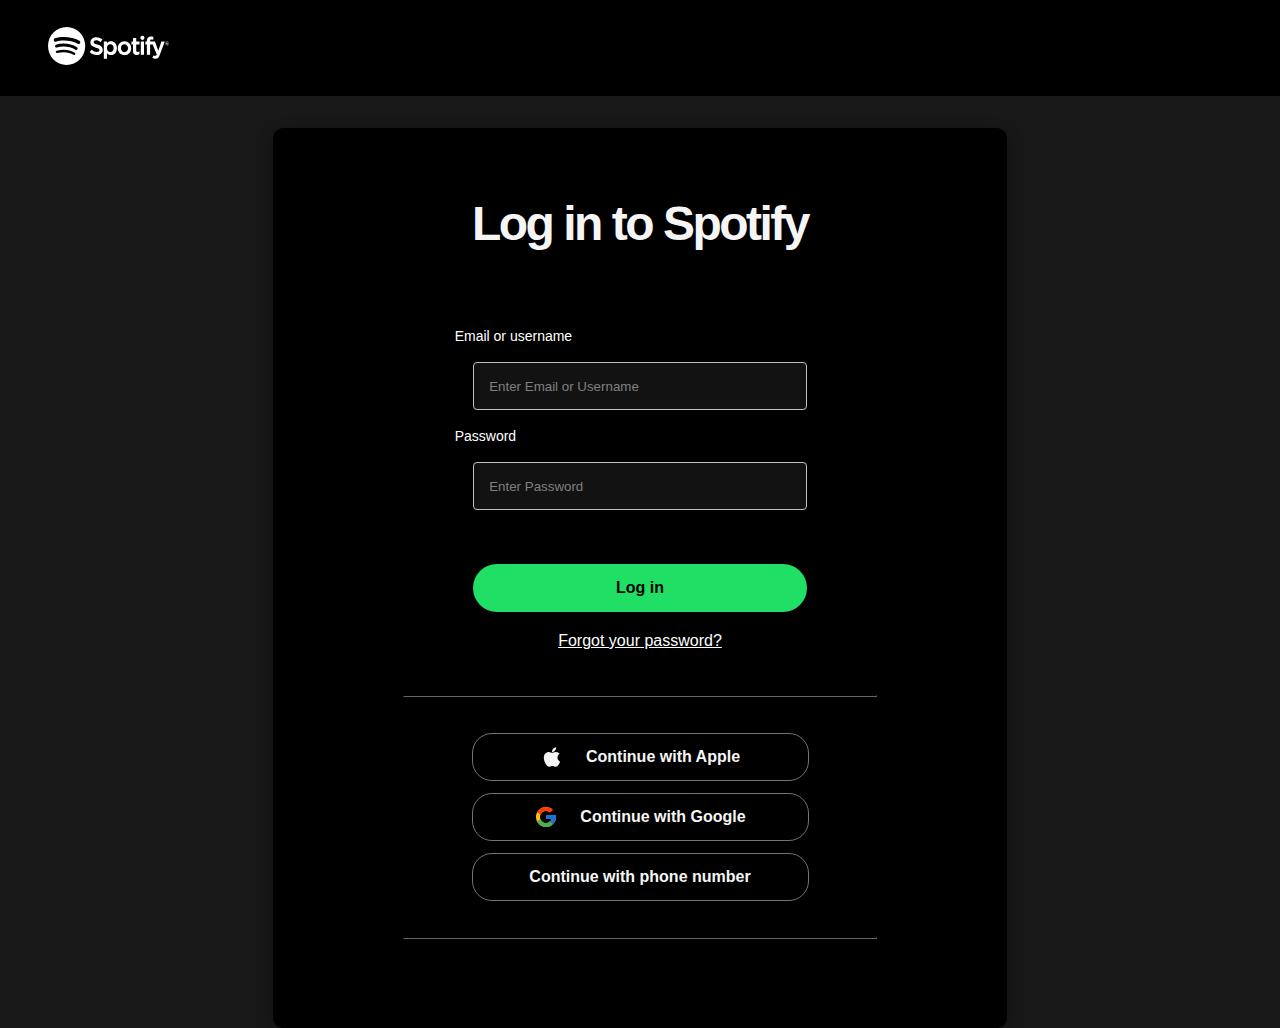
<file: signup.html>
<!DOCTYPE html>
<html lang="en">
   <head>
      <meta charset="UTF-8">
      <meta name="viewport" content="width=device-width, initial-scale=1.0">
      <title>Log in - Spotify</title>
      <link rel="stylesheet" href="assets/sign.css">
      <link rel="stylesheet" href="assets/utility.css">
      <link rel="shortcut icon" href="img/favicon.ico" type="image/x-icon">
   </head>
   <body>
      <div class="header">
         <a href="https://spotifyreplica.vercel.app/" target="_blank">
            <img src="img/svg/logo.svg" id="logo" alt="Logo">
        </a>    
      </div>
      <div class="section">
         <div class="form-container">
            <div class="title">
               <p>Log in to Spotify</p>
            </div>
            <div class="container">
               <form class="form" onsubmit="validateForm(event)">
                   <label for="mail" class="label">Email or username</label>
                   <input type="email" class="input" id="mail" placeholder="Enter Email or Username" required>
                   <label for="pass" class="label">Password</label>
                   <input type="password" class="input" id="pass" placeholder="Enter Password" required>
                   <div id="passwordError" class="error"></div>
                   <div id="successMessage" class="success"></div>
                   <button type="submit" class="form-btn">Log in</button>
               </form>
               <p class="sign-up-label">
                   <span class="forgot-up-link">Forgot your password?</span>
               </p>
           </div>
           
            <hr>
            <div class="buttons-container">
               <div class="apple-login-button" id="buttons">
                  <svg stroke="currentColor" fill="currentColor" stroke-width="0" class="apple-icon" viewBox="0 0 1024 1024" height="1em" width="1em" xmlns="http://www.w3.org/2000/svg">
                     <path d="M747.4 535.7c-.4-68.2 30.5-119.6 92.9-157.5-34.9-50-87.7-77.5-157.3-82.8-65.9-5.2-138 38.4-164.4 38.4-27.9 0-91.7-36.6-141.9-36.6C273.1 298.8 163 379.8 163 544.6c0 48.7 8.9 99 26.7 150.8 23.8 68.2 109.6 235.3 199.1 232.6 46.8-1.1 79.9-33.2 140.8-33.2 59.1 0 89.7 33.2 141.9 33.2 90.3-1.3 167.9-153.2 190.5-221.6-121.1-57.1-114.6-167.2-114.6-170.7zm-105.1-305c50.7-60.2 46.1-115 44.6-134.7-44.8 2.6-96.6 30.5-126.1 64.8-32.5 36.8-51.6 82.3-47.5 133.6 48.4 3.7 92.6-21.2 129-63.7z"></path>
                  </svg>
                  <span class="log-with">Continue with Apple</span>
               </div>
               <div class="google-login-button" id="buttons">
                  <svg stroke="currentColor" fill="currentColor" stroke-width="0" version="1.1" x="0px" y="0px" class="google-icon" viewBox="0 0 48 48" height="1em" width="1em" xmlns="http://www.w3.org/2000/svg">
                     <path fill="#FFC107" d="M43.611,20.083H42V20H24v8h11.303c-1.649,4.657-6.08,8-11.303,8c-6.627,0-12-5.373-12-12
                        c0-6.627,5.373-12,12-12c3.059,0,5.842,1.154,7.961,3.039l5.657-5.657C34.046,6.053,29.268,4,24,4C12.955,4,4,12.955,4,24
                        c0,11.045,8.955,20,20,20c11.045,0,20-8.955,20-20C44,22.659,43.862,21.35,43.611,20.083z"></path>
                     <path fill="#FF3D00" d="M6.306,14.691l6.571,4.819C14.655,15.108,18.961,12,24,12c3.059,0,5.842,1.154,7.961,3.039l5.657-5.657
                        C34.046,6.053,29.268,4,24,4C16.318,4,9.656,8.337,6.306,14.691z"></path>
                     <path fill="#4CAF50" d="M24,44c5.166,0,9.86-1.977,13.409-5.192l-6.19-5.238C29.211,35.091,26.715,36,24,36
                        c-5.202,0-9.619-3.317-11.283-7.946l-6.522,5.025C9.505,39.556,16.227,44,24,44z"></path>
                     <path fill="#1976D2" d="M43.611,20.083H42V20H24v8h11.303c-0.792,2.237-2.231,4.166-4.087,5.571
                        c0.001-0.001,0.002-0.001,0.003-0.002l6.19,5.238C36.971,39.205,44,34,44,24C44,22.659,43.862,21.35,43.611,20.083z"></path>
                  </svg>
                  <span class="log-with">Continue with Google</span>
               </div>
               <div class="apple-login-button" id="buttons">
                  <span class="log-with">Continue with phone number</span>
               </div>
            </div>
            <hr>
         </div>
      </div>
   </body>
   <script src="scripts/app.js"></script>
</html>
</file>
<file: assets/sign.css>
*{
    margin: 0;
    padding: 0;
}


body{
    background-color: #181818;
}

.header {
    display: flex;
    align-items: center;
    justify-content: left;
    height: 6rem;
    background-color: #000;
}

#logo {
    filter: invert(1);
    height: 90%;
    padding: 0.5rem;
    width:90%;
    margin-left: 2.5rem;
}

.section{
    display: flex;
    justify-content: center;
    align-items: center;
}

.form-container {
    margin-top: 2rem;
    width: 734px;
    height: 900px;
    background-color: #000000;
    color: whitesmoke;
    font-family: 'Segoe UI', Tahoma, Geneva, Verdana, sans-serif;
    box-shadow: rgba(0, 0, 0, 0.35) 0px 5px 15px;
    border-radius: 10px;
    box-sizing: border-box;
    padding: 20px 30px;
    height: 100vh; /* You may adjust this based on your layout */
    display: flex;
    flex-direction: column;

}

.title {
    text-align: center;
    margin: 48px auto; /* Updated margin for centering */
    font-size: 48px;
    letter-spacing: -2.5px;
    font-weight: 700;
    max-width: 100%; /* Set the maximum width to 100% */
    width: 100%; /* Make sure the width is 100% */
}

  
.container {
    display: flex;
    justify-content: center;
    flex-direction: column;
    align-items: center;
    min-height: 40vh;
}

.form {
    width: 55%;
    display: flex;
    flex-direction: column;
    gap: 18px;
    margin: 0 auto; /* Center the form horizontally */
    padding: 20px;
}

.input {
    border-radius: 4px;
    font-family: Arial, Helvetica, sans-serif;
    border: 1px solid #c0c0c0;
    background-color: #121212;
    color: white; /* Text color */
    outline: 0 !important;
    box-sizing: border-box;
    padding: 12px 15px;
    width: 90%;
    margin: 0 auto; /* Center the input horizontally */
    height: 3rem;
}

.input:focus {
    border: 2px solid white;
    caret-color: white; /* Set caret color to white */
}

.input::placeholder {
    color: #808080; /* Change the placeholder color */
}

.label {
    display: block;
    color: white; /* Set label text color */
    font-size: 14px;
}

  .form-btn {
    width: 90%;
    font-size: 16px;
    font-weight: 700;
    border-radius: 30px;
    border: 0 !important;
    outline: 0 !important;
    background: #1FDF64;
    color: black;
    cursor: pointer;
    height: 3rem;
    margin: 0 auto;
  }
  
  .form-btn:hover{
    box-shadow: none;
    transform: scale(1.05);
  }
    
  .forgot-up-link {
    margin-left: 0;
    margin-top: 6px;
    font-size: 16px;
    text-decoration: underline;
    text-decoration-color: white;
    color:#fff;
    cursor: pointer;
    font-weight: 400;
    font-family: "Lucida Sans", "Lucida Sans Regular", "Lucida Grande",
          "Lucida Sans Unicode", Geneva, Verdana, sans-serif;
  }

  .forgot-up-link:hover{
    color: #1FDF64;
    text-decoration-color: #1FDF64;
  }


hr{
    border-color: #121212; /* Change the color to grey */
    margin: 36px 100px 36px 100px;
    height: auto;
}


  .buttons-container {
    min-width: 80%;
    display: flex;
    flex-direction: column;
    align-items: center;;
    gap: 12px;
  }

#buttons{
    width: 50%;
    min-height: 48px;
  }


.apple-login-button, .google-login-button {
    border-radius: 20px;
    box-sizing: border-box;
    padding: 10px 15px;
    cursor: pointer;
    display: flex;
    justify-content: center;
    align-items: center;
    font-size: 16px;
    gap: 22px;
    font-weight: 700;
  }
  
  .apple-login-button {
    border: 1px solid #747474;
  }
  
  .google-login-button {
    border: 1px solid #747474;
  }
  
  .apple-icon,
      .google-icon {
    font-size: 24px;
    margin-bottom: 1px;
  }


  .apple-login-button:hover, .google-login-button:hover{
    border-color: whitesmoke;
  }

.error {
    color: red;
    text-align: center;
}

.success {
  color: green;
  text-align: center;
}

.shake {
    animation: shake 0.5s ease;
}

@keyframes shake {
    0%, 100% {
        transform: translateX(0);
    }
    20%, 60% {
        transform: translateX(-5px);
    }
    40%, 80% {
        transform: translateX(5px);
    }
}

@media screen and (max-width: 768px) {
body{
  background-color: #000;
}
.header{
  height: 3rem;
  margin: 8px;
  padding: 4px;
  justify-content: center;
}
#logo{
  width: 90%;
  margin: 0;
}
.form-container{
  width: 100%;
  height:auto;
  margin: 2px;
  padding: 4px;
  border-radius: 0px;
}
.title{
  font-size: 22px;
  text-align: center;
  letter-spacing: 0;
  margin: 12px;
}
.input{
  width: 100%;
  height: 2rem;
  padding: auto;
}
.label{
  font-size: 14px;
}
.form-btn{
  width: 90%;
  height: 2rem;
  font-size: 14px;
}
.forgot-up-link{
  font-size: 12px;
}
hr{
  margin: 18px 50px 18px 50px;
}
.buttons-container{
  min-width: 70%;
  gap:10px;
}
#buttons{
  width: 65%;
  max-height: 16px;
}
.log-with{
  font-weight: 300;
  font-size: 10px;
}
.error{
  font-size: 10px;
}
.success{
  font-size: 10px;
}
}
</file>
<file: assets/utility.css>
*{
  scroll-behavior: smooth;
}

.flex{
    display: flex;
}

.justify-center{
    justify-content: center;
}

.item-center{
    align-items: center;
}

.border{
    border: 2px solid rgb(255, 149, 0);
    margin: 2px;
}

.rounded{
    border-radius: 8px;
}

.m1{
    margin: 8px;
}

.p1{
    padding: 6px;
}

@keyframes rotateColors {
  0% {
    transform: rotate(0deg);
    border-color: rgb(255, 0, 0);
  }
  10% {
    transform: rotate(36deg);
    border-color: rgb(255, 255, 0);
  }
  20% {
    transform: rotate(72deg);
    border-color: rgb(0, 255, 0);
  }
  30% {
    transform: rotate(108deg);
    border-color: rgb(0, 255, 255);
  }
  40% {
    transform: rotate(144deg);
    border-color: rgb(0, 0, 255);
  }
  50% {
    transform: rotate(180deg);
    border-color: rgb(255, 0, 255);
  }
  60% {
    transform: rotate(216deg);
    border-color: rgb(255, 255, 0);
  }
  70% {
    transform: rotate(252deg);
    border-color: rgb(0, 255, 0);
  }
  80% {
    transform: rotate(288deg);
    border-color: rgb(0, 255, 255);
  }
  90% {
    transform: rotate(324deg);
    border-color: rgb(0, 0, 255);
  }
  100% {
    transform: rotate(360deg);
    border-color: rgb(255, 0, 0);
  }
}


.toggleSwitch {
    width: 50px;
    height: 50px;
    border: 2px solid rgb(255, 0, 0); /* Initial border color */
    animation: rotateColors 2s infinite linear; /* Rotate every 4 seconds */
    position: relative;
    display: flex;
    align-items: center;
    justify-content: center;
    animation: rotateColors 3s infinite linear; 
    background-color:#000;
    border-radius: 50%;
    cursor: pointer;
    transition-duration: .3s;
    box-shadow: 2px 2px 10px rgb(0, 0, 0);
    overflow: hidden;
  }
  
  /* Hide default HTML checkbox */
  #checkboxInput {
    display: none;
  }
  
  .bell {
    width: 18px;
  }
  
  .bell path {
    fill: rgb(255, 255, 255);
  }
  
  .speaker {
    width: 100%;
    height: 100%;
    display: flex;
    align-items: center;
    justify-content: center;
    z-index: 2;
    transition-duration: .3s;
  }
  
  .speaker svg {
    width: 18px;
  }
  
  .mute-speaker {
    position: absolute;
    width: 100%;
    height: 100%;
    display: flex;
    align-items: center;
    justify-content: center;
    opacity: 0;
    z-index: 3;
    transition-duration: .3s;
  }
  
  .mute-speaker svg {
    width: 18px;
  }
  
  #checkboxInput:checked +.toggleSwitch .speaker {
    opacity: 0;
    transition-duration: .3s;
  }
  
  #checkboxInput:checked +.toggleSwitch .mute-speaker {
    opacity: 1;
    transition-duration: .3s;
  }
  
  #checkboxInput:active + .toggleSwitch {
    transform: scale(0.7);
  }
  
  #checkboxInput:hover + .toggleSwitch {
    background-color: rgb(95, 91, 83);
    border-radius: 1px solid white;
  }

  /* level settings 👇 */

.slider {
    /* slider */
    --slider-width: 100%;
    --slider-height: 6px;
    --slider-bg: rgb(0, 0, 0);
    --slider-border-radius: 999px;
    /* level */
    --level-color: #35b411;
    --level-transition-duration: .3s;
    /* icon */
    --icon-margin: 15px;
    --icon-color: var(--slider-bg);
    --icon-size: 30px;
  }
  
  .slider {
    cursor: pointer;
    display: -webkit-inline-box;
    display: -ms-inline-flexbox;
    display: inline-flex;
    -webkit-box-orient: horizontal;
    -webkit-box-direction: reverse;
    -ms-flex-direction: row-reverse;
    flex-direction: row-reverse;
    -webkit-box-align: center;
    -ms-flex-align: center;
    align-items: center;
  }
  
  .slider .volume {
    display: inline-block;
    vertical-align: top;
    margin-right: var(--icon-margin);
    color: var(--icon-color);
    width: var(--icon-size);
    height: auto;
  }
  
  .slider .level {
    -webkit-appearance: none;
    -moz-appearance: none;
    appearance: none;
    width: var(--slider-width);
    height: var(--slider-height);
    background: var(--slider-bg);
    overflow: hidden;
    border-radius: var(--slider-border-radius);
    -webkit-transition: height var(--level-transition-duration);
    -o-transition: height var(--level-transition-duration);
    transition: height var(--level-transition-duration);
    cursor: inherit;
  }
  
  .slider .level::-webkit-slider-thumb {
    -webkit-appearance: none;
    width: 0;
    height: 0;
    -webkit-box-shadow: -200px 0 0 200px var(--level-color);
    box-shadow: -200px 0 0 200px var(--level-color);
  }
  
  .slider:hover .level {
    height: calc(var(--slider-height) * 1.25);
  }

  .slider .level {
    /* ... (your existing styles) */
    transition: height var(--level-transition-duration) ease-in-out 0.1s; /* Add ease-in-out timing function and a slight delay */
    cursor: inherit;
  }
  
  .slider .level::-webkit-slider-thumb {
    /* ... (your existing styles) */
    transition: box-shadow var(--level-transition-duration) ease-in-out; /* Add ease-in-out timing function */
  }
  
  .slider:hover .level {
    height: calc(var(--slider-height) * 1.25);
  }
  
  .slider:hover .level::-webkit-slider-thumb {
    box-shadow: 0 0 10px 10px var(--level-color); /* Adjust the box-shadow for a better visual effect on hover */
  }
  


  /* Style the scrollbar */
::-webkit-scrollbar {
  width: 4px; /* Set the width of the scrollbar */
}

/* Handle on hover */
::-webkit-scrollbar-thumb:hover {
  background: #484848; /* Change the background color on hover */
}

/* Set the color of the scrollbar */
::-webkit-scrollbar-thumb {
  background: #242424; /* Set the background color of the scrollbar */
}

/* Optional: Set the track color */
::-webkit-scrollbar-track {
  background: #000; /* Set the background color of the track */
}

/* Optional: Set the border-radius for the scrollbar */
::-webkit-scrollbar-thumb {
  border-radius: 0px; /* Set the border-radius for the thumb */
}


#subscribe {
  margin-top: 10px;
  background-color: #121212;
  border: 1px solid #1FDF64;
  padding: 5px;
  position: relative;
  width: 7em;
  height: 2em;
  transition: 0.5s;
  font-size: 14px;
  border-radius: 0.4em;
}

button p {
  position: absolute;
  top: 0.4em;
  left: 1.15em;
  margin: 0;
  padding: 0;
  transition: .5s;
  color: #25D366;
}

button svg {
  position: absolute;
  top: 0.45em;
  right: 0.5em;
  margin: 0;
  padding: 0;
  opacity: 0;
  transition: 0.5s;
  height: 1em;
  fill: #fff
}

#subscribe:hover p {
  left: 0.5em;
  color: #fff
}

#subscribe:hover svg {
  opacity: 1;
}

#subscribe:hover {
  background-color: #25D366;
  cursor: pointer;
}


.loader {
  width: 45px;
  height: 40px;
  top: 50%;
  left: 50%;
  position: absolute;
  transform: translateY(-50%);
  background: linear-gradient(green calc(1*100%/6), #121212 0 calc(3*100%/6), green 0),
              linear-gradient(green calc(2*100%/6), #121212 0 calc(4*100%/6), green 0),
              linear-gradient(green calc(3*100%/6), #121212 0 calc(5*100%/6), green 0);
  background-size: 10px 400%;
  background-repeat: no-repeat;
  animation: matrix 1.5s infinite linear;

}

@keyframes matrix {
  0% {
    background-position: 0% 100%, 50% 100%, 100% 100%;
  }

  50% {
    background-position: 0% 0%, 50% 0%, 100% 0%;
  }

  100% {
    background-position: 0% 100%, 50% 100%, 100% 100%;
  }
}


@media (max-width:668px) {
  .toggleSwitch{
    border: 1px solid red;
    width: 40px;
    height: 36px;
  }
  .bell{
    width: 2px;
  }
  .speaker,.mute-speaker{
    width: 50%;
    height: 50%;
  }
  .speaker svg, .mute-speaker svg{
    width: 12px;
  }
  .songProgress{
    display: none;
}
  .slider{
    --slider-width:60%;
    --slider-height:3px
  }
  #tone,#sound{
    width: 18px;
    height: 18px;
  }
  #subscribe{
    font-size: 10px;
    margin-bottom: 6px;
    width: 7.5em;
  }
  
}
</file>
